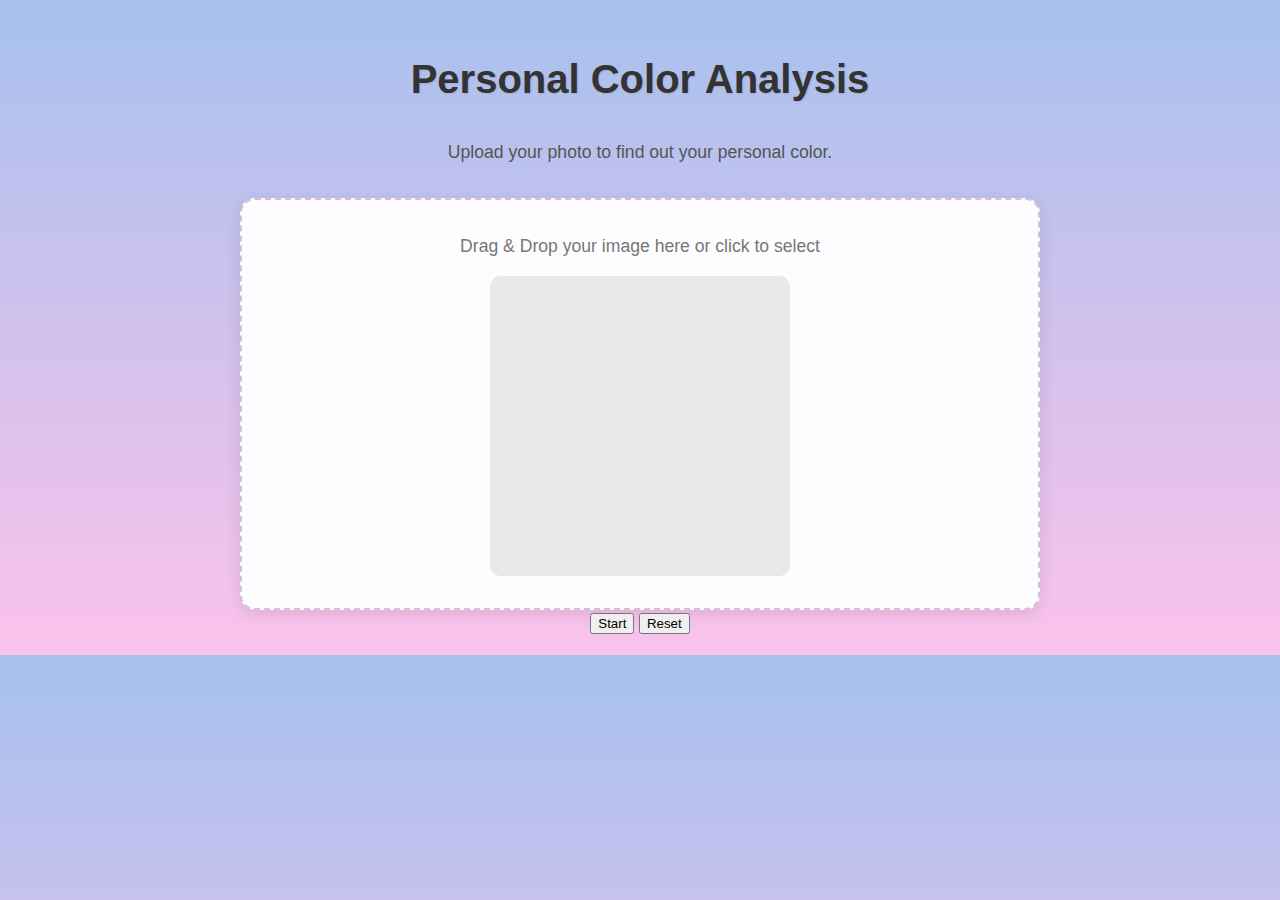
<file: index.html>
<!DOCTYPE html>
<html lang="en">
<head>
    <meta charset="UTF-8">
    <meta name="viewport" content="width=device-width, initial-scale=1.0">
    <title>Personal Color Analysis</title>
    <link rel="stylesheet" href="style.css">
</head>
<body>
    <div id="app">
        <header>
            <h1>Personal Color Analysis</h1>
        </header>
        <main>
            <div class="upload-section">
                <p>Upload your photo to find out your personal color.</p>
                <div id="image-uploader">
                    <div class="upload-area">
                        <p>Drag & Drop your image here or click to select</p>
                    </div>
                    <div class="image-preview"></div>
                    <input type="file" id="file-input" accept="image/*" style="display: none;">
                </div>
                <button id="analyze-button" class="hidden">Start</button>
                <button id="reset-button" class="hidden">Reset</button>
            </div>
            <section id="result-section" class="hidden">
                <h2 id="result-season"></h2>
                <div id="result-palette"></div>
            </section>
        </main>
    </div>
    <script src="main.js"></script>
</body>
</html>
</file>
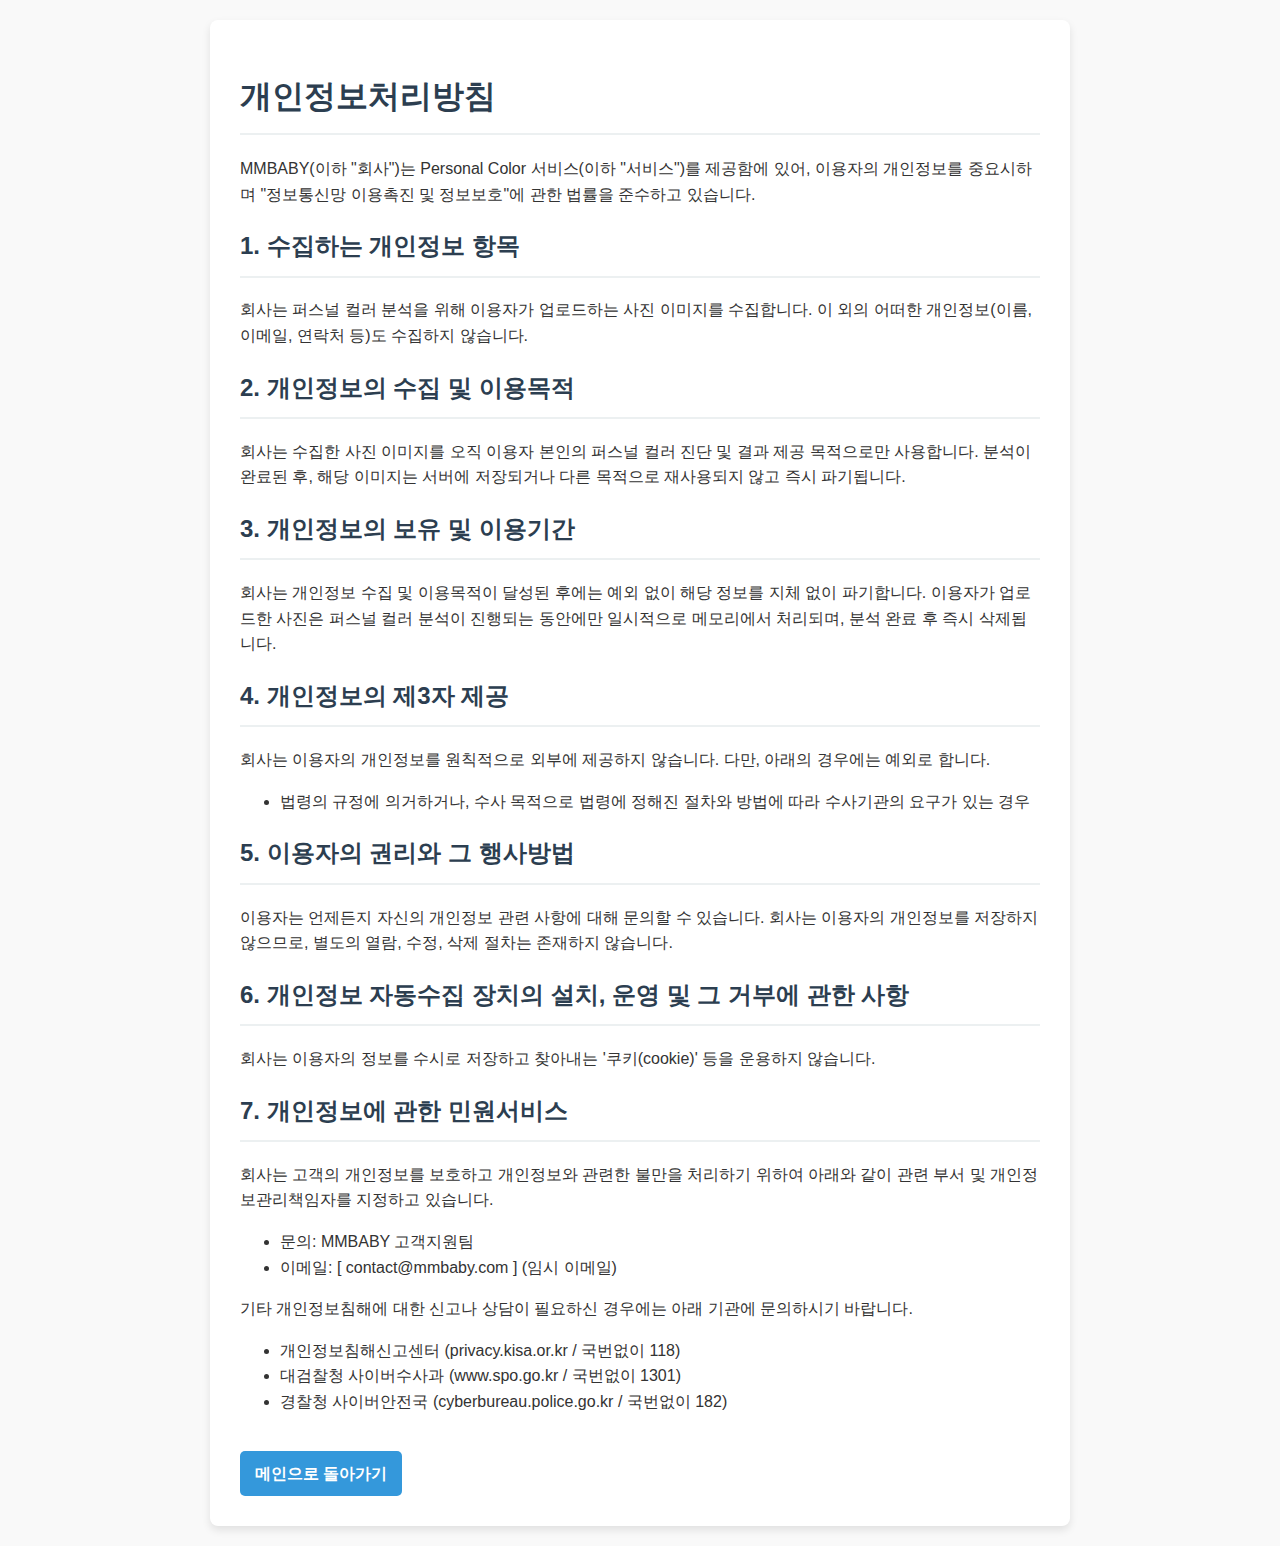
<file: privacy.html>
<!DOCTYPE html>
<html lang="ko">
<head>
    <meta charset="UTF-8">
    <meta name="viewport" content="width=device-width, initial-scale=1.0">
    <title>개인정보처리방침 - Personal Color</title>
    <style>
        body {
            font-family: -apple-system, BlinkMacSystemFont, "Segoe UI", Roboto, "Helvetica Neue", Arial, sans-serif;
            line-height: 1.6;
            color: #333;
            background-color: #f9f9f9;
            margin: 0;
            padding: 20px;
        }
        .container {
            max-width: 800px;
            margin: 0 auto;
            background: #fff;
            padding: 30px;
            border-radius: 8px;
            box-shadow: 0 4px 8px rgba(0,0,0,0.1);
        }
        h1, h2 {
            color: #2c3e50;
            border-bottom: 2px solid #ecf0f1;
            padding-bottom: 10px;
        }
        p {
            margin-bottom: 1em;
        }
        a {
            color: #3498db;
            text-decoration: none;
        }
        a:hover {
            text-decoration: underline;
        }
        .back-link {
            display: inline-block;
            margin-top: 20px;
            padding: 10px 15px;
            background-color: #3498db;
            color: #fff;
            border-radius: 5px;
            font-weight: bold;
        }
    </style>
</head>
<body>
    <div class="container">
        <h1>개인정보처리방침</h1>
        <p>MMBABY(이하 "회사")는 Personal Color 서비스(이하 "서비스")를 제공함에 있어, 이용자의 개인정보를 중요시하며 "정보통신망 이용촉진 및 정보보호"에 관한 법률을 준수하고 있습니다.</p>

        <h2>1. 수집하는 개인정보 항목</h2>
        <p>회사는 퍼스널 컬러 분석을 위해 이용자가 업로드하는 사진 이미지를 수집합니다. 이 외의 어떠한 개인정보(이름, 이메일, 연락처 등)도 수집하지 않습니다.</p>

        <h2>2. 개인정보의 수집 및 이용목적</h2>
        <p>회사는 수집한 사진 이미지를 오직 이용자 본인의 퍼스널 컬러 진단 및 결과 제공 목적으로만 사용합니다. 분석이 완료된 후, 해당 이미지는 서버에 저장되거나 다른 목적으로 재사용되지 않고 즉시 파기됩니다.</p>

        <h2>3. 개인정보의 보유 및 이용기간</h2>
        <p>회사는 개인정보 수집 및 이용목적이 달성된 후에는 예외 없이 해당 정보를 지체 없이 파기합니다. 이용자가 업로드한 사진은 퍼스널 컬러 분석이 진행되는 동안에만 일시적으로 메모리에서 처리되며, 분석 완료 후 즉시 삭제됩니다.</p>

        <h2>4. 개인정보의 제3자 제공</h2>
        <p>회사는 이용자의 개인정보를 원칙적으로 외부에 제공하지 않습니다. 다만, 아래의 경우에는 예외로 합니다.</p>
        <ul>
            <li>법령의 규정에 의거하거나, 수사 목적으로 법령에 정해진 절차와 방법에 따라 수사기관의 요구가 있는 경우</li>
        </ul>

        <h2>5. 이용자의 권리와 그 행사방법</h2>
        <p>이용자는 언제든지 자신의 개인정보 관련 사항에 대해 문의할 수 있습니다. 회사는 이용자의 개인정보를 저장하지 않으므로, 별도의 열람, 수정, 삭제 절차는 존재하지 않습니다.</p>
        
        <h2>6. 개인정보 자동수집 장치의 설치, 운영 및 그 거부에 관한 사항</h2>
        <p>회사는 이용자의 정보를 수시로 저장하고 찾아내는 '쿠키(cookie)' 등을 운용하지 않습니다.</p>

        <h2>7. 개인정보에 관한 민원서비스</h2>
        <p>회사는 고객의 개인정보를 보호하고 개인정보와 관련한 불만을 처리하기 위하여 아래와 같이 관련 부서 및 개인정보관리책임자를 지정하고 있습니다.</p>
        <ul>
            <li>문의: MMBABY 고객지원팀</li>
            <li>이메일: [ contact@mmbaby.com ] (임시 이메일)</li>
        </ul>
        <p>기타 개인정보침해에 대한 신고나 상담이 필요하신 경우에는 아래 기관에 문의하시기 바랍니다.</p>
        <ul>
            <li>개인정보침해신고센터 (privacy.kisa.or.kr / 국번없이 118)</li>
            <li>대검찰청 사이버수사과 (www.spo.go.kr / 국번없이 1301)</li>
            <li>경찰청 사이버안전국 (cyberbureau.police.go.kr / 국번없이 182)</li>
        </ul>
        <a href="index.html" class="back-link">메인으로 돌아가기</a>
    </div>
</body>
</html>
</file>
<file: style.css>
:root {
    --primary-color: #f0e6f2;
    --secondary-color: #d8bfd8;
    --text-color: #333;
    --background-color: #fff;
    --card-background: #fdfdff;
    --shadow-color: rgba(0, 0, 0, 0.1);
}

body {
    font-family: -apple-system, BlinkMacSystemFont, 'Segoe UI', Roboto, Oxygen, Ubuntu, Cantarell, 'Open Sans', 'Helvetica Neue', sans-serif;
    background-color: var(--background-color);
    color: var(--text-color);
    line-height: 1.6;
    margin: 0;
    padding: 20px;
    background-image: linear-gradient(to top, #fbc2eb 0%, #a6c1ee 100%);

}

#app {
    max-width: 800px;
    margin: 0 auto;
    text-align: center;
}

header h1 {
    font-size: 2.5rem;
    color: var(--text-color);
    text-shadow: 1px 1px 2px var(--shadow-color);
}

.upload-section p {
    font-size: 1.1rem;
    color: #555;
}

#image-uploader {
    margin-top: 2rem;
    padding: 2rem;
    border: 2px dashed var(--secondary-color);
    border-radius: 15px;
    background-color: var(--card-background);
    box-shadow: 0 4px 15px var(--shadow-color);
    transition: background-color 0.3s;
    cursor: pointer;
}

#image-uploader:hover {
    background-color: #f7f7f7;
}

.upload-area p {
    margin: 0;
    color: #777;
}

.image-preview {
    margin: 1rem auto 0;
    width: 300px;
    height: 300px;
    border-radius: 10px;
    overflow: hidden;
    background-color: #e9e9e9;
}

.image-preview img {
    width: 100%;
    height: 100%;
    object-fit: cover;
}

#result-section {
    margin-top: 2rem;
    padding: 2rem;
    background-color: var(--card-background);
    border-radius: 15px;
    box-shadow: 0 4px 15px var(--shadow-color);
}

#result-section.hidden {
    display: none;
}

#result-season {
    font-size: 2rem;
    margin-bottom: 1.5rem;
}

#result-palette {
    display: flex;
    justify-content: center;
    gap: 1rem;
    flex-wrap: wrap;
}

.color-box {
    width: 60px;
    height: 60px;
    border-radius: 50%;
    box-shadow: 0 2px 5px rgba(0,0,0,0.2);
    transition: transform 0.2s;
}

.color-box:hover {
    transform: scale(1.1);
}
</file>
